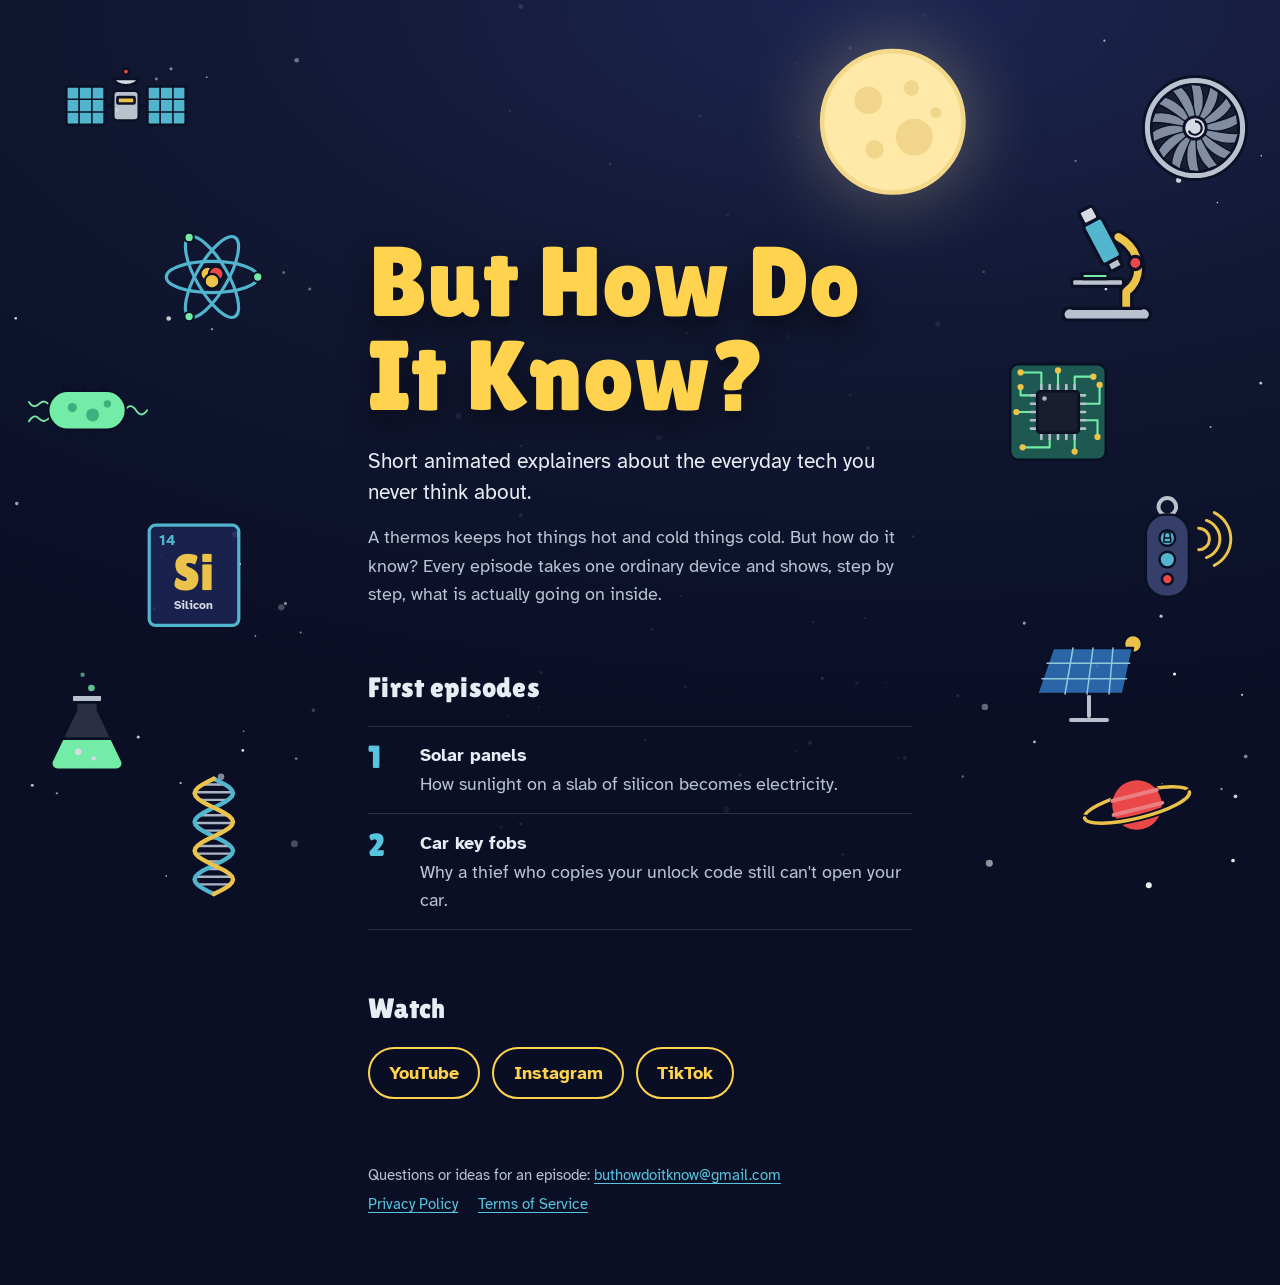
<file: index.html>
<!doctype html>
<html lang="en">
<head>
<meta charset="utf-8">
<meta name="viewport" content="width=device-width, initial-scale=1">
<title>But How Do It Know?</title>
<meta name="description" content="Short animated explainers about the everyday tech you never think about.">
<meta name="theme-color" content="#121833">
<link rel="preconnect" href="https://fonts.googleapis.com">
<link rel="preconnect" href="https://fonts.gstatic.com" crossorigin>
<link rel="stylesheet" href="https://fonts.googleapis.com/css2?family=Atkinson+Hyperlegible:wght@400;700&family=Lilita+One&display=swap">
<link rel="stylesheet" href="style.css">
</head>
<body>

<div class="sky" aria-hidden="true">
  <svg class="stars" id="stars"></svg>

  <svg class="moon" viewBox="0 0 100 100">
    <circle cx="50" cy="50" r="46" fill="#FFE9A8"/>
    <circle cx="50" cy="50" r="46" fill="none" stroke="#F3D88A" stroke-width="3"/>
    <circle cx="34" cy="36" r="9" fill="#F0D58A"/>
    <circle cx="62" cy="28" r="5" fill="#F0D58A"/>
    <circle cx="64" cy="60" r="12" fill="#F0D58A"/>
    <circle cx="38" cy="68" r="6" fill="#F0D58A"/>
    <circle cx="78" cy="44" r="3.5" fill="#F0D58A"/>
  </svg>

  <div class="rail rail-left">
    <!-- satellite -->
    <div class="float m1" style="--x:.35; --y:7%; --w:8rem; --dur:11s; --rot:8deg; --in:.2s">
      <svg viewBox="0 0 120 80"><g stroke="#0B1024" stroke-width="2.5" stroke-linejoin="round" stroke-linecap="round">
        <path d="M40 40h40" fill="none"/>
        <rect x="4" y="22" width="36" height="36" rx="2" fill="#58C4DD"/>
        <path d="M16 22v36M28 22v36M4 34h36M4 46h36" fill="none" stroke-width="1.5"/>
        <rect x="80" y="22" width="36" height="36" rx="2" fill="#58C4DD"/>
        <path d="M92 22v36M104 22v36M80 34h36M80 46h36" fill="none" stroke-width="1.5"/>
        <rect x="48" y="26" width="24" height="28" rx="4" fill="#C9D1DC"/>
        <rect x="52" y="32" width="16" height="6" rx="1" fill="#FFD34E"/>
        <path d="M60 26V15" fill="none"/>
        <path d="M49 15a11 6 0 0 0 22 0Z" fill="#E8ECF3"/>
        <circle cx="60" cy="8" r="3" fill="#FF4D4D"/>
      </g></svg>
    </div>

    <!-- atom -->
    <div class="float m2" style="--x:.8; --y:25%; --w:6.5rem; --dur:9s; --rot:-5deg; --dy:-14px; --in:.5s">
      <svg viewBox="0 0 100 100"><g class="orbit" fill="none" stroke="#58C4DD" stroke-width="3">
        <ellipse cx="50" cy="50" rx="44" ry="15"/>
        <ellipse cx="50" cy="50" rx="44" ry="15" transform="rotate(60 50 50)"/>
        <ellipse cx="50" cy="50" rx="44" ry="15" transform="rotate(120 50 50)"/>
        <circle cx="94" cy="50" r="4.5" fill="#7CFFB2" stroke="#0B1024" stroke-width="2"/>
        <circle cx="28" cy="88.1" r="4.5" fill="#7CFFB2" stroke="#0B1024" stroke-width="2"/>
        <circle cx="28" cy="11.9" r="4.5" fill="#7CFFB2" stroke="#0B1024" stroke-width="2"/>
      </g>
      <g stroke="#0B1024" stroke-width="2">
        <circle cx="46" cy="47" r="7" fill="#FFD34E"/><circle cx="54" cy="47" r="7" fill="#FF4D4D"/>
        <circle cx="50" cy="54" r="7" fill="#FFD34E"/>
      </g></svg>
    </div>

    <!-- bacterium -->
    <div class="float extra" style="--x:.15; --y:42%; --w:7.5rem; --dur:13s; --rot:12deg; --dx:10px; --in:.8s">
      <svg viewBox="0 0 130 70"><g stroke="#0B1024" stroke-width="2.5" stroke-linecap="round" stroke-linejoin="round">
        <path d="M105 35q6-9 12 0t12 0M24 30q-6-8-12-2t-11-2M24 42q-6 8-12 2t-11 3" fill="none" stroke="#7CFFB2" stroke-width="2"/>
        <rect x="22" y="14" width="84" height="42" rx="21" fill="#7CFFB2"/>
        <path d="M40 14l-3-7M60 14v-8M80 14l3-7M44 56l-3 7M68 56v7M88 56l3 6" fill="none" stroke-width="2"/>
        <circle cx="48" cy="32" r="5" fill="#3FBF85" stroke="none"/>
        <circle cx="70" cy="40" r="7" fill="#3FBF85" stroke="none"/>
        <circle cx="86" cy="28" r="4" fill="#3FBF85" stroke="none"/>
      </g></svg>
    </div>

    <!-- periodic tile: silicon, the stuff in solar cells and chips -->
    <div class="float" style="--x:.7; --y:58%; --w:6rem; --dur:10s; --rot:-7deg; --in:1.1s">
      <svg viewBox="0 0 90 100"><g>
        <rect x="3" y="3" width="84" height="94" rx="6" fill="#1B2450" stroke="#58C4DD" stroke-width="3"/>
        <text x="12" y="22" fill="#58C4DD" style="font:700 14px var(--body)">14</text>
        <text x="45" y="64" text-anchor="middle" fill="#FFD34E" style="font:48px var(--display)">Si</text>
        <text x="45" y="82" text-anchor="middle" fill="#E8ECF3" style="font:700 11px var(--body)">Silicon</text>
      </g></svg>
    </div>

    <!-- flask -->
    <div class="float extra" style="--x:.2; --y:74%; --w:5.5rem; --dur:12s; --rot:6deg; --in:1.4s">
      <svg viewBox="0 0 80 100"><g stroke="#0B1024" stroke-width="2.5" stroke-linejoin="round">
        <circle cx="44" cy="20" r="3" fill="#7CFFB2" stroke="none" opacity=".8"/>
        <circle cx="36" cy="8" r="2" fill="#7CFFB2" stroke="none" opacity=".6"/>
        <path d="M30 32h20v8l22 46a6 6 0 0 1-5.5 8.5H13.5A6 6 0 0 1 8 86l22-46Z" fill="rgba(232,236,243,.16)"/>
        <path d="M17.6 66h44.8l9.6 20a6 6 0 0 1-5.5 8.5H13.5A6 6 0 0 1 8 86Z" fill="#7CFFB2"/>
        <rect x="26" y="26" width="28" height="7" rx="2" fill="#C9D1DC"/>
        <circle cx="32" cy="78" r="3" fill="#E8ECF3" stroke="none"/><circle cx="46" cy="84" r="2" fill="#E8ECF3" stroke="none"/>
      </g></svg>
    </div>

    <!-- DNA -->
    <div class="float" style="--x:.75; --y:86%; --w:3.6rem; --dur:14s; --rot:10deg; --in:1.7s">
      <svg viewBox="0 0 60 130"><g fill="none" stroke-linecap="round">
        <path d="M41.8 11H18.2 M49.9 19H10.1 M44.9 27H15.1 M15.1 43H44.9 M10.1 51H49.9 M18.2 59H41.8 M34.2 67H25.8 M47.3 75H12.7 M49 83H11 M38.1 91H21.9 M21.9 99H38.1 M11 107H49 M12.7 115H47.3" stroke="#B9C3D3" stroke-width="2.5"/>
        <path d="M30.0 5 36.2 8 41.8 11 46.2 14 49.0 17 50.0 20 49.0 23 46.2 26 41.8 29 36.2 32 30.0 35 23.8 38 18.2 41 13.8 44 11.0 47 10.0 50 11.0 53 13.8 56 18.2 59 23.8 62 30.0 65 36.2 68 41.8 71 46.2 74 49.0 77 50.0 80 49.0 83 46.2 86 41.8 89 36.2 92 30.0 95 23.8 98 18.2 101 13.8 104 11.0 107 10.0 110 11.0 113 13.8 116 18.2 119 23.8 122 30.0 125" stroke="#58C4DD" stroke-width="4.5"/>
        <path d="M30.0 5 23.8 8 18.2 11 13.8 14 11.0 17 10.0 20 11.0 23 13.8 26 18.2 29 23.8 32 30.0 35 36.2 38 41.8 41 46.2 44 49.0 47 50.0 50 49.0 53 46.2 56 41.8 59 36.2 62 30.0 65 23.8 68 18.2 71 13.8 74 11.0 77 10.0 80 11.0 83 13.8 86 18.2 89 23.8 92 30.0 95 36.2 98 41.8 101 46.2 104 49.0 107 50.0 110 49.0 113 46.2 116 41.8 119 36.2 122 30.0 125" stroke="#FFD34E" stroke-width="4.5"/>
      </g></svg>
    </div>
  </div>

  <div class="rail rail-right">
    <!-- microscope -->
    <div class="float" style="--x:.6; --y:22%; --w:6.5rem; --dur:10s; --rot:-6deg; --in:.35s">
      <svg viewBox="0 0 80 100"><g stroke="#0B1024" stroke-width="2.5" stroke-linejoin="round" stroke-linecap="round">
        <path d="M54 86V72C68 62 66 40 48 30" fill="none" stroke-width="11"/>
        <path d="M54 86V72C68 62 66 40 48 30" fill="none" stroke="#FFD34E" stroke-width="6"/>
        <path d="M8 94h62a5 5 0 0 0-5-9H13a5 5 0 0 0-5 9Z" fill="#C9D1DC"/>
        <rect x="12" y="62" width="40" height="6" rx="2" fill="#C9D1DC"/>
        <rect x="20" y="58" width="20" height="4" rx="1" fill="#7CFFB2"/>
        <g transform="rotate(-28 36 34)">
          <rect x="28" y="16" width="16" height="34" rx="3" fill="#58C4DD"/>
          <rect x="30" y="5" width="12" height="11" rx="2" fill="#E8ECF3"/>
          <rect x="31" y="50" width="10" height="7" rx="1.5" fill="#C9D1DC"/>
        </g>
        <circle cx="61" cy="50" r="5" fill="#FF4D4D"/>
      </g></svg>
    </div>

    <!-- jet engine, front view; the fan turns -->
    <div class="float" style="--x:.15; --y:8%; --w:7rem; --dur:12s; --rot:4deg; --dy:-12px; --in:.1s">
      <svg viewBox="0 0 100 100"><g stroke="#0B1024" stroke-width="2.5">
        <circle cx="50" cy="50" r="46" fill="#C9D1DC"/>
        <circle cx="50" cy="50" r="39" fill="#1B2030"/>
        <g class="spin" fill="#8C97AB" stroke-width="1.2"><path transform="rotate(0.0 50 50)" d="M50 50 C57 40 60 24 55 12 L46 11 C50 24 48 38 50 50Z"/><path transform="rotate(25.7 50 50)" d="M50 50 C57 40 60 24 55 12 L46 11 C50 24 48 38 50 50Z"/><path transform="rotate(51.4 50 50)" d="M50 50 C57 40 60 24 55 12 L46 11 C50 24 48 38 50 50Z"/><path transform="rotate(77.1 50 50)" d="M50 50 C57 40 60 24 55 12 L46 11 C50 24 48 38 50 50Z"/><path transform="rotate(102.9 50 50)" d="M50 50 C57 40 60 24 55 12 L46 11 C50 24 48 38 50 50Z"/><path transform="rotate(128.6 50 50)" d="M50 50 C57 40 60 24 55 12 L46 11 C50 24 48 38 50 50Z"/><path transform="rotate(154.3 50 50)" d="M50 50 C57 40 60 24 55 12 L46 11 C50 24 48 38 50 50Z"/><path transform="rotate(180.0 50 50)" d="M50 50 C57 40 60 24 55 12 L46 11 C50 24 48 38 50 50Z"/><path transform="rotate(205.7 50 50)" d="M50 50 C57 40 60 24 55 12 L46 11 C50 24 48 38 50 50Z"/><path transform="rotate(231.4 50 50)" d="M50 50 C57 40 60 24 55 12 L46 11 C50 24 48 38 50 50Z"/><path transform="rotate(257.1 50 50)" d="M50 50 C57 40 60 24 55 12 L46 11 C50 24 48 38 50 50Z"/><path transform="rotate(282.9 50 50)" d="M50 50 C57 40 60 24 55 12 L46 11 C50 24 48 38 50 50Z"/><path transform="rotate(308.6 50 50)" d="M50 50 C57 40 60 24 55 12 L46 11 C50 24 48 38 50 50Z"/><path transform="rotate(334.3 50 50)" d="M50 50 C57 40 60 24 55 12 L46 11 C50 24 48 38 50 50Z"/>
          <circle cx="50" cy="50" r="10" fill="#E8ECF3" stroke-width="2.5"/>
          <path d="M50 44a6 6 0 1 1-5.5 8.4" fill="none" stroke-width="2"/>
        </g>
      </g></svg>
    </div>

    <!-- circuit board -->
    <div class="float extra" style="--x:.85; --y:40%; --w:6.5rem; --dur:11s; --rot:-9deg; --in:.65s">
      <svg viewBox="0 0 100 100"><g stroke-linecap="round" stroke-linejoin="round">
        <rect x="4" y="4" width="92" height="92" rx="8" fill="#1F5F55" stroke="#0B1024" stroke-width="2.5"/>
        <path d="M34 24V12H14M50 24V10M66 24V16h18M76 42h14V24M76 58h12v16M66 76v12M42 76v8H16M24 50H10M24 34H14v-8" fill="none" stroke="#7CFFB2" stroke-width="2"/>
        <g fill="#FFD34E"><circle cx="14" cy="12" r="3"/><circle cx="50" cy="10" r="3"/><circle cx="84" cy="16" r="3"/><circle cx="90" cy="24" r="3"/><circle cx="88" cy="74" r="3"/><circle cx="66" cy="88" r="3"/><circle cx="16" cy="84" r="3"/><circle cx="10" cy="50" r="3"/><circle cx="14" cy="26" r="3"/></g>
        <path d="M34 30V24 M34 70V76 M30 34H24 M70 34H76 M42 30V24 M42 70V76 M30 42H24 M70 42H76 M50 30V24 M50 70V76 M30 50H24 M70 50H76 M58 30V24 M58 70V76 M30 58H24 M70 58H76 M66 30V24 M66 70V76 M30 66H24 M70 66H76" stroke="#C9D1DC" stroke-width="2.5"/>
        <rect x="30" y="30" width="40" height="40" rx="3" fill="#1B2030" stroke="#0B1024" stroke-width="2.5"/>
        <circle cx="37" cy="37" r="2.2" fill="#B9C3D3"/>
      </g></svg>
    </div>

    <!-- car key fob: episode 2 -->
    <div class="float" style="--x:.25; --y:55%; --w:5.5rem; --dur:9.5s; --rot:7deg; --in:.95s">
      <svg viewBox="0 0 90 110"><g stroke="#0B1024" stroke-width="2.5" stroke-linecap="round" stroke-linejoin="round">
        <path d="M62 34a10 10 0 0 1 0 22M70 26a20 20 0 0 1 0 38M78 18a30 30 0 0 1 0 54" fill="none" stroke="#FFD34E" stroke-width="3"/>
        <circle cx="30" cy="12" r="9" fill="none" stroke="#C9D1DC" stroke-width="4"/>
        <rect x="8" y="20" width="44" height="84" rx="20" fill="#3A4470"/>
        <circle cx="30" cy="44" r="8" fill="#58C4DD"/>
        <circle cx="30" cy="66" r="8" fill="#58C4DD"/>
        <circle cx="30" cy="86" r="5.5" fill="#FF4D4D"/>
        <path d="M27 44v-3a3 3 0 0 1 6 0v3M26.5 44h7v4h-7Z" fill="none" stroke-width="1.6"/>
      </g></svg>
    </div>

    <!-- solar panel: episode 1 -->
    <div class="float extra" style="--x:.7; --y:70%; --w:7.5rem; --dur:13s; --rot:-4deg; --in:1.25s">
      <svg viewBox="0 0 120 95"><g stroke="#0B1024" stroke-width="2.5" stroke-linejoin="round" stroke-linecap="round">
        <circle cx="102" cy="14" r="9" fill="#FFD34E"/>
        <path d="M58 62v24M40 90h36" fill="none" stroke="#C9D1DC" stroke-width="4"/>
        <path d="M22 18h80l-10 46H6Z" fill="#2E6DB4"/>
        <path d="M42 18l-8 46M62 18l-6 46M82 18l-4 46M16 33.3h82.7M11 48.7h84.5" fill="none" stroke="#9FD9EA" stroke-width="1.5"/>
      </g></svg>
    </div>

    <!-- ringed planet -->
    <div class="float m3" style="--x:.45; --y:85%; --w:7.5rem; --dur:15s; --rot:5deg; --in:1.55s">
      <svg viewBox="0 0 120 80"><g transform="rotate(-14 60 40)" fill="none" stroke-linecap="round">
        <ellipse cx="60" cy="40" rx="54" ry="13" stroke="#0B1024" stroke-width="7"/>
        <ellipse cx="60" cy="40" rx="54" ry="13" stroke="#FFD34E" stroke-width="3.5"/>
        <circle cx="60" cy="40" r="26" fill="#FF4D4D" stroke="#0B1024" stroke-width="2.5"/>
        <path d="M37 30h46M35 44h50" stroke="#FF8A8A" stroke-width="4"/>
        <path d="M6 40A54 13 0 0 0 114 40" stroke="#0B1024" stroke-width="7"/>
        <path d="M6 40A54 13 0 0 0 114 40" stroke="#FFD34E" stroke-width="3.5"/>
      </g></svg>
    </div>
  </div>
</div>

<main>
  <h1 class="wordmark">But How Do It Know?</h1>
  <p class="lede">Short animated explainers about the everyday tech you never think about.</p>
  <p class="joke">A thermos keeps hot things hot and cold things cold. But how do it know? Every episode takes one
  ordinary device and shows, step by step, what is actually going on inside.</p>

  <h2>First episodes</h2>
  <ol class="episodes">
    <li><strong>Solar panels</strong> <span>How sunlight on a slab of silicon becomes electricity.</span></li>
    <li><strong>Car key fobs</strong> <span>Why a thief who copies your unlock code still can't open your car.</span></li>
  </ol>

  <h2>Watch</h2>
  <ul class="follow">
    <li><a href="https://www.youtube.com/@buthowdoitknowtv">YouTube</a></li>
    <li><a href="https://www.instagram.com/buthowdoitknow">Instagram</a></li>
    <li><a href="https://www.tiktok.com/@buthowdoitknow">TikTok</a></li>
  </ul>

  <footer>
    <p>Questions or ideas for an episode: <a href="mailto:buthowdoitknow@gmail.com">buthowdoitknow@gmail.com</a></p>
    <p class="legal"><a href="privacy.html">Privacy Policy</a><a href="terms.html">Terms of Service</a></p>
  </footer>
</main>

<script src="stars.js"></script>
</body>
</html>
</file>
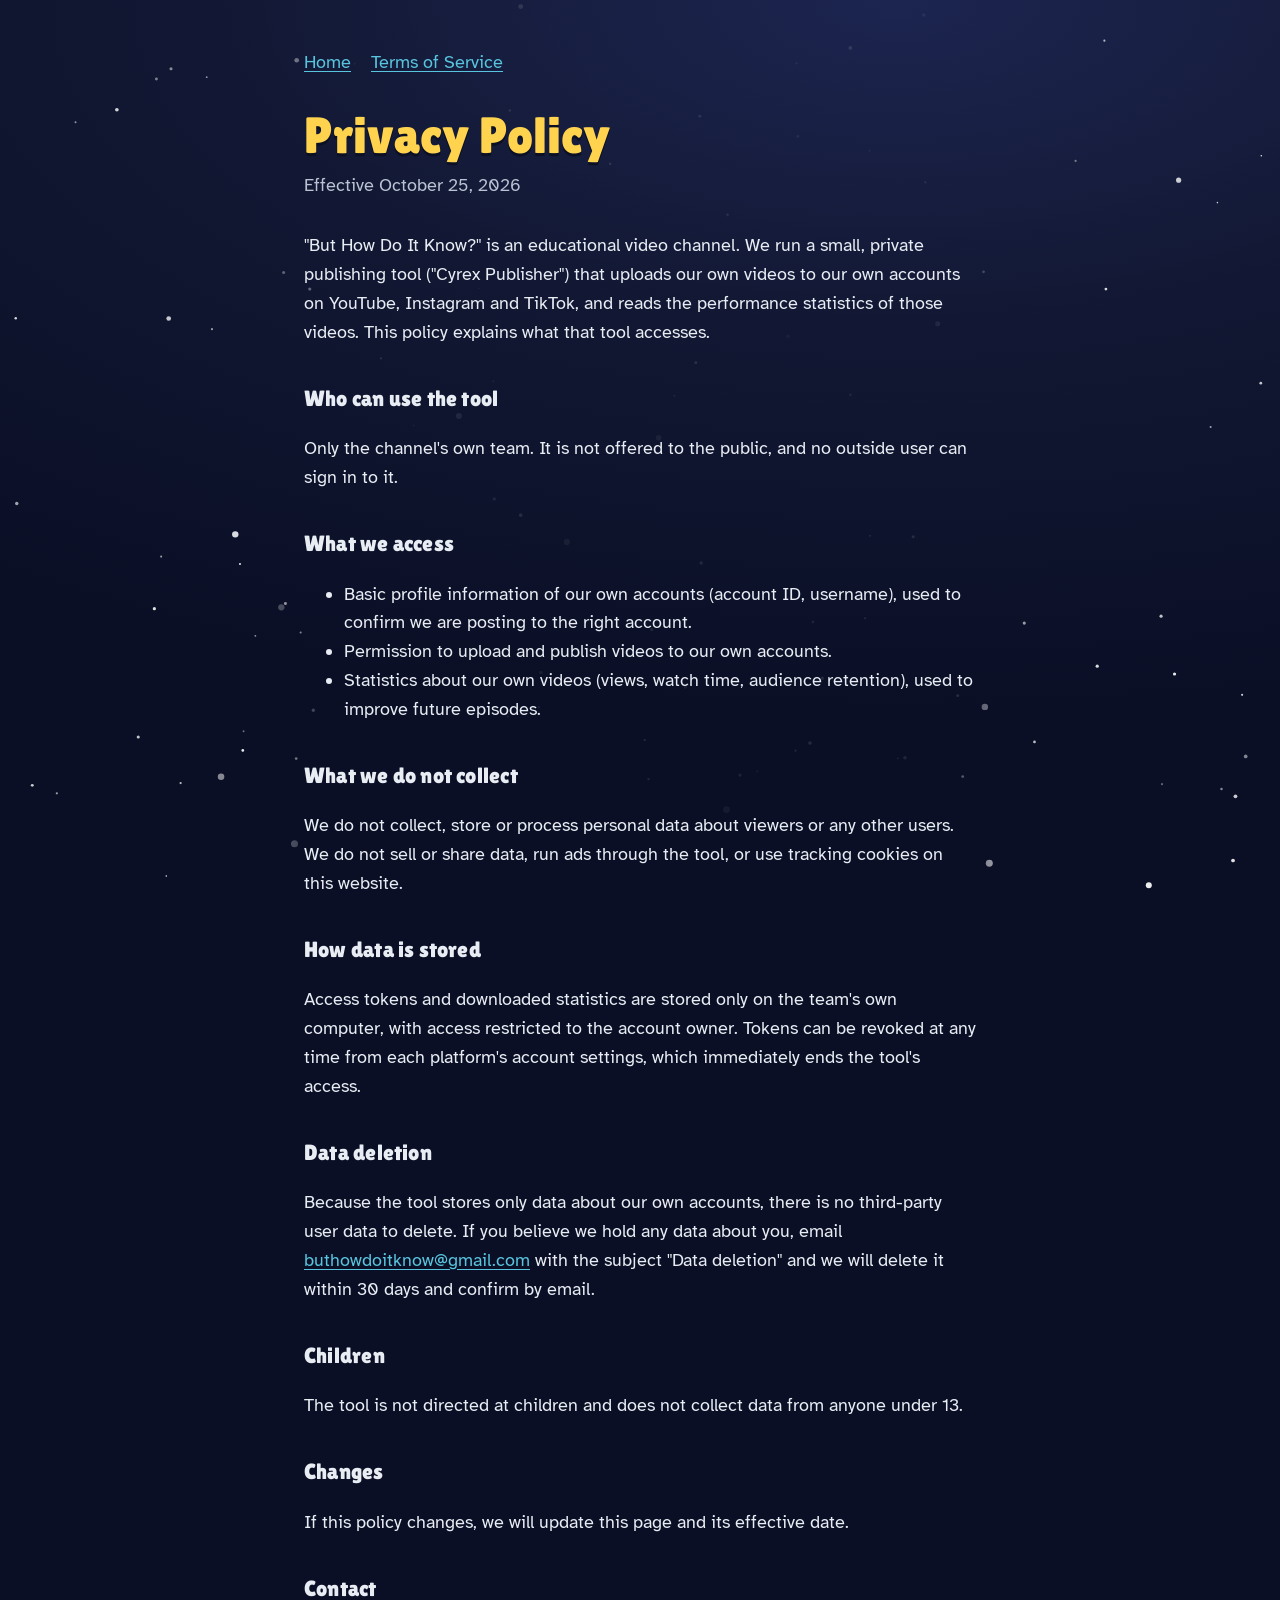
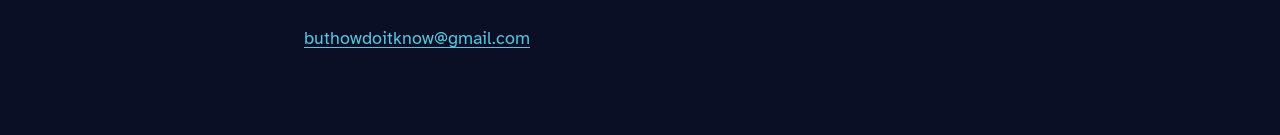
<file: privacy.html>
<!doctype html>
<html lang="en">
<head>
<meta charset="utf-8">
<meta name="viewport" content="width=device-width, initial-scale=1">
<title>Privacy Policy · But How Do It Know?</title>
<meta name="theme-color" content="#121833">
<link rel="preconnect" href="https://fonts.googleapis.com">
<link rel="preconnect" href="https://fonts.gstatic.com" crossorigin>
<link rel="stylesheet" href="https://fonts.googleapis.com/css2?family=Atkinson+Hyperlegible:wght@400;700&family=Lilita+One&display=swap">
<link rel="stylesheet" href="style.css">
</head>
<body class="doc">
<div class="sky" aria-hidden="true"><svg class="stars" id="stars"></svg></div>
<main>
  <nav><a href="index.html">Home</a><a href="terms.html">Terms of Service</a></nav>
  <h1>Privacy Policy</h1>
  <p class="updated">Effective October 25, 2026</p>

  <p>"But How Do It Know?" is an educational video channel. We run a small, private publishing tool
  ("Cyrex Publisher") that uploads our own videos to our own accounts on YouTube, Instagram and TikTok, and reads
  the performance statistics of those videos. This policy explains what that tool accesses.</p>

  <h2>Who can use the tool</h2>
  <p>Only the channel's own team. It is not offered to the public, and no outside user can sign in to it.</p>

  <h2>What we access</h2>
  <ul>
    <li>Basic profile information of our own accounts (account ID, username), used to confirm we are posting to the right account.</li>
    <li>Permission to upload and publish videos to our own accounts.</li>
    <li>Statistics about our own videos (views, watch time, audience retention), used to improve future episodes.</li>
  </ul>

  <h2>What we do not collect</h2>
  <p>We do not collect, store or process personal data about viewers or any other users. We do not sell or share
  data, run ads through the tool, or use tracking cookies on this website.</p>

  <h2>How data is stored</h2>
  <p>Access tokens and downloaded statistics are stored only on the team's own computer, with access restricted to
  the account owner. Tokens can be revoked at any time from each platform's account settings, which immediately
  ends the tool's access.</p>

  <h2 id="data-deletion">Data deletion</h2>
  <p>Because the tool stores only data about our own accounts, there is no third-party user data to delete. If you
  believe we hold any data about you, email
  <a href="mailto:buthowdoitknow@gmail.com">buthowdoitknow@gmail.com</a> with the subject "Data deletion" and we
  will delete it within 30 days and confirm by email.</p>

  <h2>Children</h2>
  <p>The tool is not directed at children and does not collect data from anyone under 13.</p>

  <h2>Changes</h2>
  <p>If this policy changes, we will update this page and its effective date.</p>

  <h2>Contact</h2>
  <p><a href="mailto:buthowdoitknow@gmail.com">buthowdoitknow@gmail.com</a></p>
</main>
<script src="stars.js"></script>
</body>
</html>
</file>
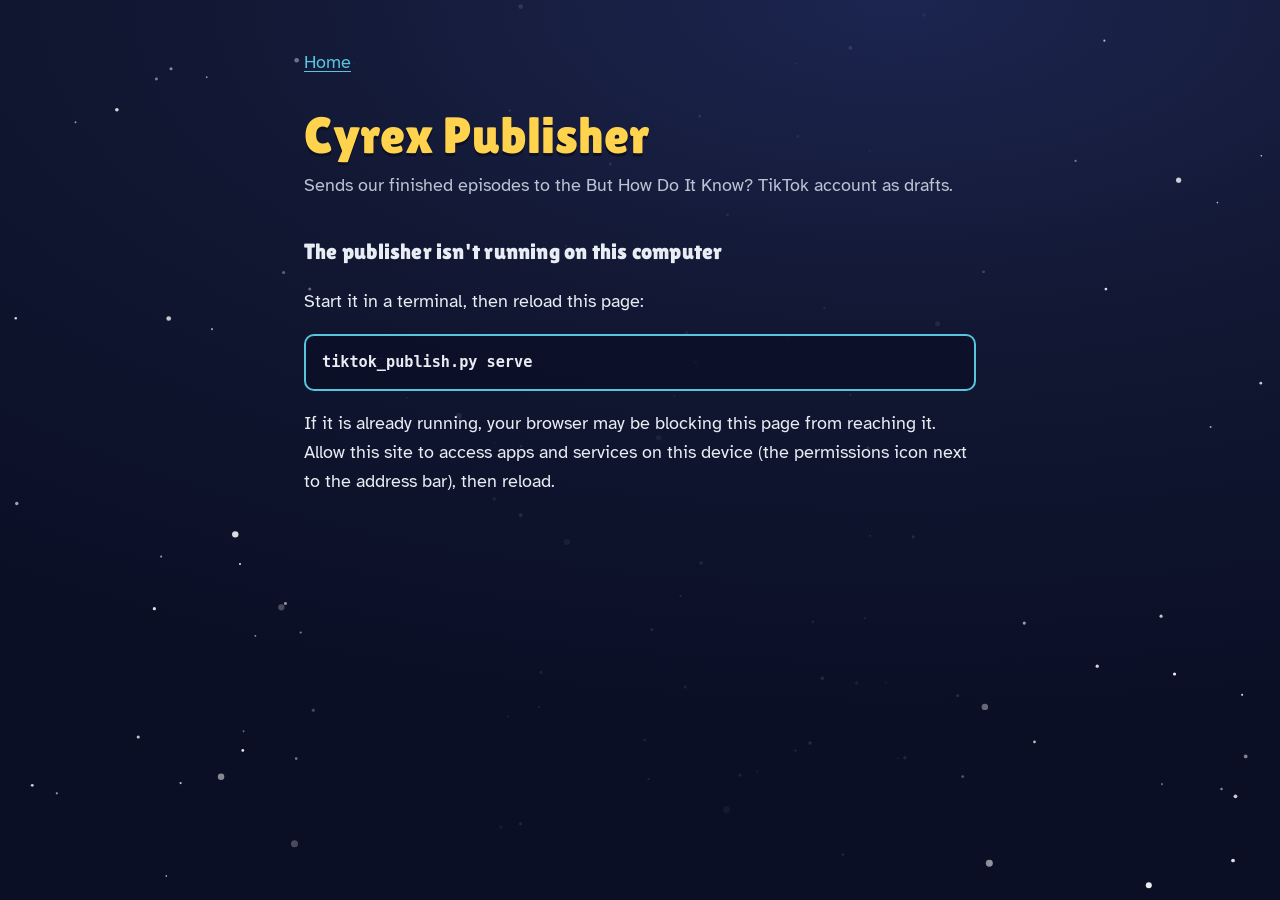
<file: publisher.html>
<!doctype html>
<html lang="en">
<head>
<meta charset="utf-8">
<meta name="viewport" content="width=device-width, initial-scale=1">
<meta name="robots" content="noindex">
<title>Cyrex Publisher · But How Do It Know?</title>
<link rel="preconnect" href="https://fonts.googleapis.com">
<link rel="preconnect" href="https://fonts.gstatic.com" crossorigin>
<link rel="stylesheet" href="https://fonts.googleapis.com/css2?family=Atkinson+Hyperlegible:wght@400;700&family=Lilita+One&display=swap">
<link rel="stylesheet" href="style.css">
<link rel="stylesheet" href="publisher.css">
</head>
<body class="doc">
<div class="sky" aria-hidden="true"><svg class="stars" id="stars"></svg></div>
<main>
  <nav><a href="index.html">Home</a></nav>
  <h1>Cyrex Publisher</h1>
  <p class="updated">Sends our finished episodes to the But How Do It Know? TikTok account as drafts.</p>

  <section id="offline" hidden>
    <h2>The publisher isn't running on this computer</h2>
    <p>Start it in a terminal, then reload this page:</p>
    <pre class="code">tiktok_publish.py serve</pre>
    <p>If it is already running, your browser may be blocking this page from reaching it. Allow this site to
    access apps and services on this device (the permissions icon next to the address bar), then reload.</p>
  </section>

  <section id="connect" hidden>
    <h2>Connect your TikTok account</h2>
    <p>You'll sign in on TikTok and approve two permissions: reading your profile name and picture, and uploading
    videos to your drafts. Nothing is ever posted without you.</p>
    <button type="button" class="btn" id="connect-btn">Connect TikTok</button>
  </section>

  <section id="ready" hidden>
    <div class="account">
      <img id="avatar" alt="" width="56" height="56">
      <div><span class="muted">Connected as</span><br><strong id="name"></strong></div>
    </div>

    <h2>Choose an episode</h2>
    <p id="empty" class="muted" hidden>No videos in the outbox yet.</p>
    <ul id="videos" class="videos"></ul>
    <button type="button" class="btn" id="upload-btn" disabled>Upload as draft</button>

    <div id="progress" hidden>
      <div class="bar"><div id="fill"></div></div>
      <p id="progress-text" class="muted"></p>
    </div>
    <p id="done" class="done" hidden>Draft sent. Open TikTok on your phone and tap the notification (or go to Inbox) to
    add a caption and post it.</p>
    <p id="error" class="error" hidden></p>
  </section>
</main>
<script src="stars.js"></script>
<script>
  var HELPER = 'http://127.0.0.1:8765';
  var REDIRECT = 'https://buthowdoitknow.github.io/tiktok-callback.html';
  var $ = function (id) { return document.getElementById(id); };
  var chosen = null;

  function show(id) { ['offline', 'connect', 'ready'].forEach(function (s) { $(s).hidden = s !== id; }); }

  function api(path, body) {
    // the helper is on this computer (loopback), so browsers ask before the page may reach it
    var opts = {targetAddressSpace: 'loopback'};
    if (body) { opts.method = 'POST'; opts.headers = {'Content-Type': 'application/json'}; opts.body = JSON.stringify(body); }
    return fetch(HELPER + path, opts)
      .then(function (r) { return r.json(); });
  }

  function load() {
    api('/status').then(function (s) {
      if (!s.user) {
        show('connect');
        $('connect-btn').onclick = function () {
          var state = crypto.getRandomValues(new Uint32Array(4)).join('-');
          sessionStorage.setItem('tt_state', state);
          location.href = 'https://www.tiktok.com/v2/auth/authorize/?' + new URLSearchParams({
            client_key: s.client_key, scope: 'user.info.basic,video.upload', response_type: 'code',
            redirect_uri: REDIRECT, state: state});
        };
        return;
      }
      show('ready');
      $('name').textContent = s.user.display_name;
      $('avatar').src = s.user.avatar_url;
      $('empty').hidden = s.videos.length > 0;
      $('videos').innerHTML = '';
      s.videos.forEach(function (v) {
        var li = document.createElement('li');
        li.innerHTML = '<label><input type="radio" name="video"> <span></span></label>';
        li.querySelector('span').textContent = v;
        li.querySelector('input').onchange = function () { chosen = v; $('upload-btn').disabled = false; };
        $('videos').appendChild(li);
      });
    }).catch(function () { show('offline'); });
  }

  $('upload-btn').onclick = function () {
    $('upload-btn').disabled = true;
    $('done').hidden = $('error').hidden = true;
    $('progress').hidden = false;
    api('/upload', {video: chosen}).then(function (r) {
      if (r.error) throw new Error(r.error);
      poll();
    }).catch(fail);
  };

  function poll() {
    api('/progress').then(function (p) {
      $('fill').style.width = (p.pct || 0) + '%';
      $('progress-text').textContent = p.state === 'uploading' ? 'Uploading ' + (p.pct || 0) + '%'
        : p.state === 'processing' ? 'TikTok is processing the video'
        : p.state === 'done' ? 'Uploaded' : '';
      if (p.state === 'done') { $('done').hidden = false; return; }
      if (p.state === 'error') return fail(new Error(p.error));
      setTimeout(poll, 800);
    }).catch(fail);
  }

  function fail(e) {
    $('error').hidden = false;
    $('error').textContent = 'Upload failed: ' + e.message + '. Pick the video and try again.';
    $('upload-btn').disabled = false;
  }

  load();
</script>
</body>
</html>
</file>
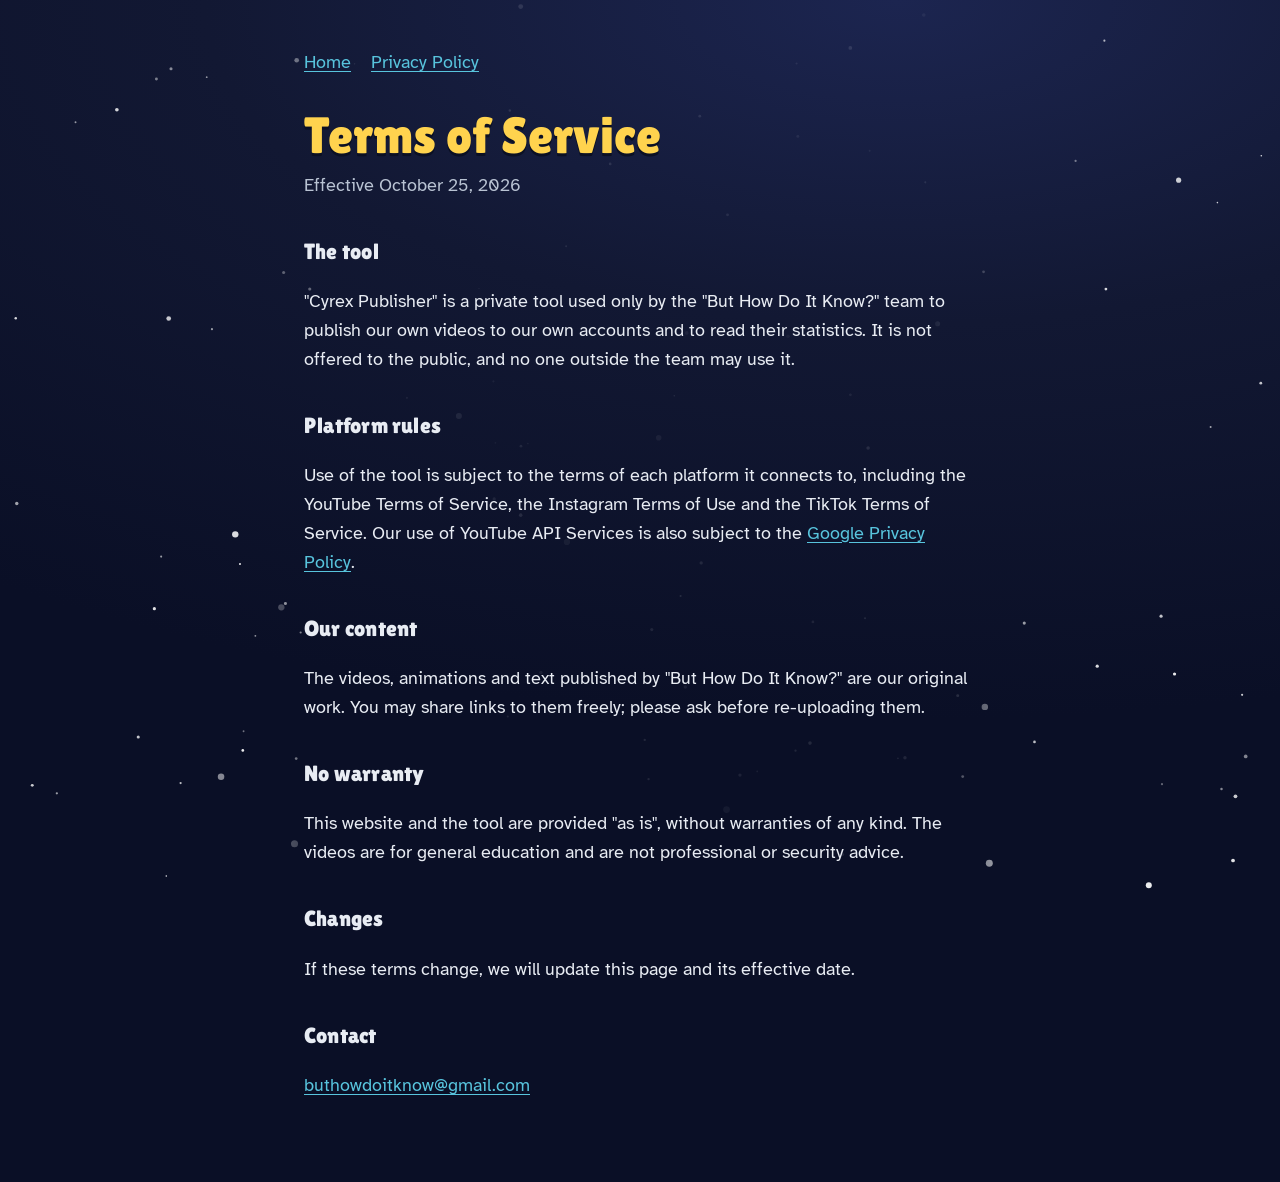
<file: terms.html>
<!doctype html>
<html lang="en">
<head>
<meta charset="utf-8">
<meta name="viewport" content="width=device-width, initial-scale=1">
<title>Terms of Service · But How Do It Know?</title>
<meta name="theme-color" content="#121833">
<link rel="preconnect" href="https://fonts.googleapis.com">
<link rel="preconnect" href="https://fonts.gstatic.com" crossorigin>
<link rel="stylesheet" href="https://fonts.googleapis.com/css2?family=Atkinson+Hyperlegible:wght@400;700&family=Lilita+One&display=swap">
<link rel="stylesheet" href="style.css">
</head>
<body class="doc">
<div class="sky" aria-hidden="true"><svg class="stars" id="stars"></svg></div>
<main>
  <nav><a href="index.html">Home</a><a href="privacy.html">Privacy Policy</a></nav>
  <h1>Terms of Service</h1>
  <p class="updated">Effective October 25, 2026</p>

  <h2>The tool</h2>
  <p>"Cyrex Publisher" is a private tool used only by the "But How Do It Know?" team to publish our own videos to
  our own accounts and to read their statistics. It is not offered to the public, and no one outside the team may
  use it.</p>

  <h2>Platform rules</h2>
  <p>Use of the tool is subject to the terms of each platform it connects to, including the YouTube Terms of
  Service, the Instagram Terms of Use and the TikTok Terms of Service. Our use of YouTube API Services is also
  subject to the <a href="https://policies.google.com/privacy">Google Privacy Policy</a>.</p>

  <h2>Our content</h2>
  <p>The videos, animations and text published by "But How Do It Know?" are our original work. You may share links
  to them freely; please ask before re-uploading them.</p>

  <h2>No warranty</h2>
  <p>This website and the tool are provided "as is", without warranties of any kind. The videos are for general
  education and are not professional or security advice.</p>

  <h2>Changes</h2>
  <p>If these terms change, we will update this page and its effective date.</p>

  <h2>Contact</h2>
  <p><a href="mailto:buthowdoitknow@gmail.com">buthowdoitknow@gmail.com</a></p>
</main>
<script src="stars.js"></script>
</body>
</html>
</file>
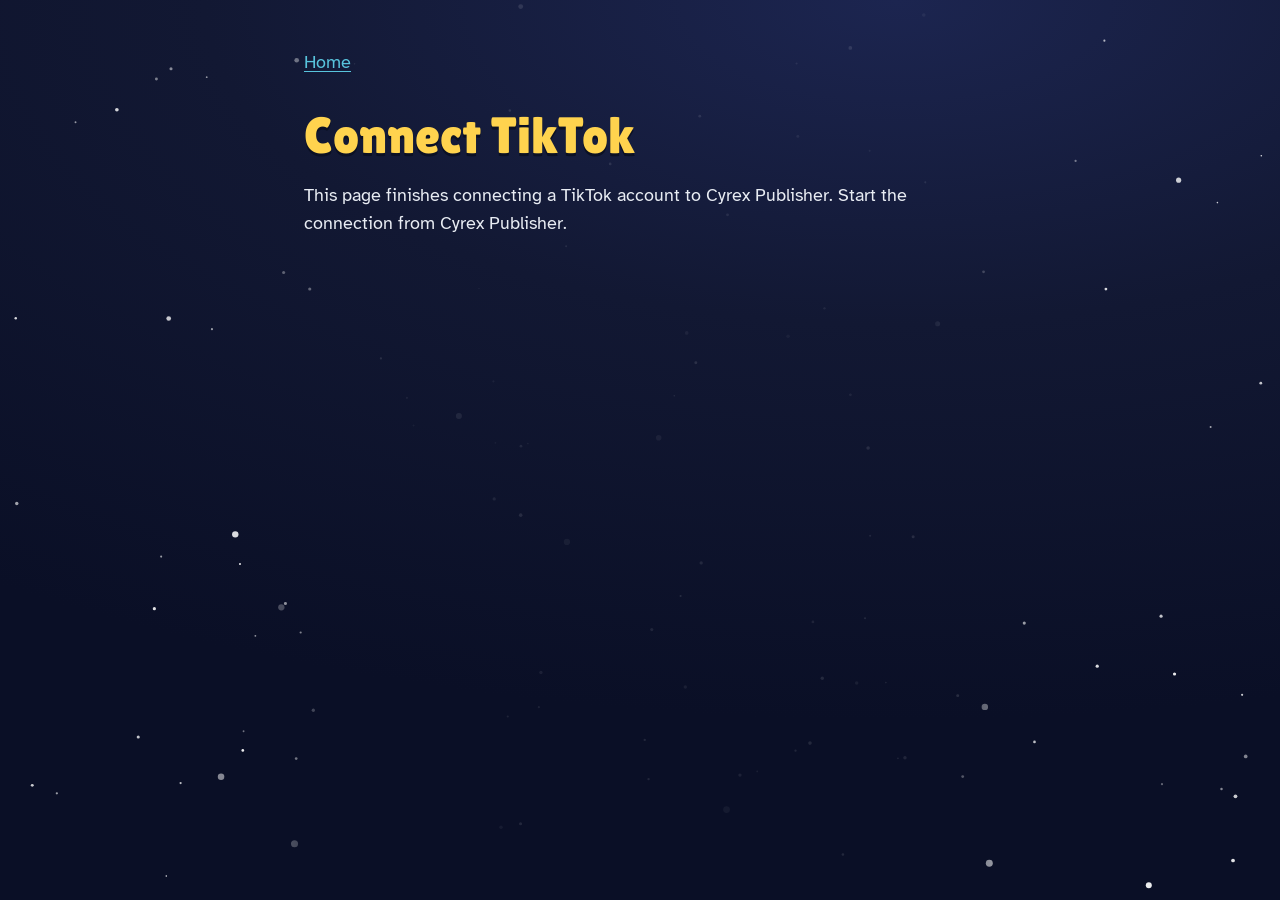
<file: tiktok-callback.html>
<!doctype html>
<html lang="en">
<head>
<meta charset="utf-8">
<meta name="viewport" content="width=device-width, initial-scale=1">
<meta name="robots" content="noindex">
<title>Connect TikTok · But How Do It Know?</title>
<link rel="preconnect" href="https://fonts.googleapis.com">
<link rel="preconnect" href="https://fonts.gstatic.com" crossorigin>
<link rel="stylesheet" href="https://fonts.googleapis.com/css2?family=Atkinson+Hyperlegible:wght@400;700&family=Lilita+One&display=swap">
<link rel="stylesheet" href="style.css">
<style>
  .code { font: 700 1rem/1.4 ui-monospace, monospace; word-break: break-all; background: rgba(10, 15, 38, .7);
          border: 2px solid var(--cyan); border-radius: 10px; padding: 1rem; margin: 1rem 0; }
  button { font: 700 1rem var(--body); padding: .6rem 1.2rem; border: 2px solid var(--gold); border-radius: 999px;
           background: transparent; color: var(--gold); cursor: pointer; }
  button:hover { background: var(--gold); color: var(--ink); }
</style>
</head>
<body class="doc">
<div class="sky" aria-hidden="true"><svg class="stars" id="stars"></svg></div>
<main>
  <nav><a href="index.html">Home</a></nav>
  <h1>Connect TikTok</h1>
  <!-- The code only goes to the publisher helper on the team's own computer (127.0.0.1); if that isn't running, it is shown here to copy. -->
  <div id="ok" hidden>
    <p>TikTok approved the connection. Copy this one-time code into Cyrex Publisher. It expires in a few minutes.</p>
    <div class="code" id="code"></div>
    <button type="button" id="copy">Copy code</button>
  </div>
  <p id="err" hidden></p>
  <p id="none" hidden>This page finishes connecting a TikTok account to Cyrex Publisher. Start the connection from Cyrex Publisher.</p>
</main>
<script src="stars.js"></script>
<script>
  var q = new URLSearchParams(location.search);
  function showCode() {
    document.getElementById('ok').hidden = false;
    document.getElementById('code').textContent = q.get('code');
    document.getElementById('copy').onclick = function () {
      navigator.clipboard.writeText(q.get('code')).then(function () { document.getElementById('copy').textContent = 'Copied'; });
    };
  }
  if (q.get('code')) {
    var expected = sessionStorage.getItem('tt_state');
    if (expected && expected !== q.get('state')) {
      var e = document.getElementById('err');
      e.hidden = false;
      e.textContent = 'This sign-in did not start from Cyrex Publisher, so it was ignored. Start again from the publisher page.';
    } else {
      fetch('http://127.0.0.1:8765/exchange', {targetAddressSpace: 'loopback', method: 'POST', headers: {'Content-Type': 'application/json'},
                                              body: JSON.stringify({code: q.get('code')})})
        .then(function (r) { return r.json(); })
        .then(function (r) {
          if (r.error) throw new Error(r.error);
          sessionStorage.removeItem('tt_state');
          location.replace('publisher.html');
        })
        .catch(showCode);
    }
  } else if (q.get('error')) {
    var e = document.getElementById('err');
    e.hidden = false;
    e.textContent = 'TikTok did not connect: ' + (q.get('error_description') || q.get('error')) + '. Start the connection again from Cyrex Publisher.';
  } else {
    document.getElementById('none').hidden = false;
  }
</script>
</body>
</html>
</file>
<file: style.css>
/* But How Do It Know? — night sky, gold wordmark, floating science line-art.
   Palette is the reel palette (cyrex rig): night navy, gold catchphrase, signal cyan, mint. */
:root {
  --night: #121833;
  --night-deep: #0A0F26;
  --ink: #0B1024;        /* outline colour for the art and the wordmark's drop */
  --moonlight: #E8ECF3;
  --muted: #B9C3D3;
  --gold: #FFD34E;
  --moon: #FFE9A8;
  --cyan: #58C4DD;
  --mint: #7CFFB2;
  --measure: 34rem;
  --display: "Lilita One", "Arial Rounded MT Bold", system-ui, sans-serif;
  --body: "Atkinson Hyperlegible", system-ui, -apple-system, "Segoe UI", sans-serif;
}

* { box-sizing: border-box; }

html { background: var(--night-deep); }

body {
  margin: 0;
  min-height: 100vh;
  background: radial-gradient(120% 80% at 70% 0%, #1C2550 0%, var(--night) 45%, var(--night-deep) 100%) fixed;
  color: var(--moonlight);
  font: 1.125rem/1.6 var(--body);
  overflow-x: hidden;
}

a { color: var(--cyan); text-underline-offset: 0.18em; }
a:hover { color: var(--moonlight); }
:focus-visible { outline: 3px solid var(--gold); outline-offset: 3px; border-radius: 4px; }

/* ---------- sky layer (fixed behind everything) ---------- */
.sky {
  position: fixed;
  inset: 0;
  z-index: 0;
  pointer-events: none;
  overflow: hidden;
}
.stars { position: absolute; inset: 0; width: 100%; height: 100%; }
/* thin the stars behind the text column so no dot lands inside a word */
.stars {
  --clear: linear-gradient(90deg, #000 0, #000 calc(50% - 25rem), rgba(0, 0, 0, .12) calc(50% - 18rem),
           rgba(0, 0, 0, .12) calc(50% + 18rem), #000 calc(50% + 25rem));
  -webkit-mask-image: var(--clear);
  mask-image: var(--clear);
}
.stars circle { fill: #fff; }
.stars .tw { animation: twinkle var(--t, 4s) ease-in-out var(--d, 0s) infinite; }
@keyframes twinkle { 0%, 100% { opacity: var(--o, 0.8); } 50% { opacity: 0.15; } }

.moon {
  position: absolute;
  top: 5vh;
  left: calc(50% + 11rem);
  width: clamp(7rem, 12vw, 10rem);
  filter: drop-shadow(0 0 2.5rem rgba(255, 233, 168, 0.35));
}

/* floating science objects, kept in the side rails */
.float {
  position: absolute;
  width: var(--w, 6.5rem);
  top: var(--y);
  opacity: 0;
  animation:
    arrive 1.6s cubic-bezier(.2, .7, .2, 1) var(--in, 0s) forwards,
    bob var(--dur, 9s) ease-in-out var(--in, 0s) infinite;
}
.rail { position: absolute; top: 0; bottom: 0; width: max(3.5rem, calc(50% - 21rem)); }
.rail-left { left: 0; }
.rail-right { right: 0; }
/* --x runs 0..1 across the rail, so an object never pokes into the text column */
.rail-left .float { left: calc(var(--x) * (100% - var(--w))); }
.rail-right .float { right: calc(var(--x) * (100% - var(--w))); }
.float svg { display: block; width: 100%; height: auto; overflow: visible; }

@keyframes arrive { from { opacity: 0; } to { opacity: var(--op, 0.92); } }
@keyframes bob {
  0%, 100% { transform: translate(0, 0) rotate(calc(var(--rot, 6deg) * -1)); }
  50%      { transform: translate(var(--dx, 6px), var(--dy, -18px)) rotate(var(--rot, 6deg)); }
}
.spin { transform-box: fill-box; transform-origin: center; animation: spin 14s linear infinite; }
@keyframes spin { to { transform: rotate(360deg); } }
.orbit { transform-box: view-box; transform-origin: 50px 50px; animation: spin 10s linear infinite; }

/* ---------- content ---------- */
main {
  position: relative;
  z-index: 1;
  max-width: calc(var(--measure) + 2rem);
  margin: 0 auto;
  padding: 26vh 1rem 4rem;
}

.wordmark {
  font-family: var(--display);
  font-weight: 400;
  font-size: clamp(3.4rem, 11vw, 6.2rem);
  line-height: 0.95;
  letter-spacing: 0.005em;
  color: var(--gold);
  text-shadow: 0 0.06em 0 var(--ink), 0 0.14em 0.3em rgba(0, 0, 0, 0.45);
  margin: 0 0 1.5rem;
}

.lede { font-size: 1.3rem; line-height: 1.45; margin: 0 0 1rem; }
.joke { color: var(--muted); margin: 0 0 3.5rem; }

h2 {
  font-family: var(--display);
  font-weight: 400;
  font-size: 1.75rem;
  letter-spacing: 0.01em;
  color: var(--moonlight);
  margin: 0 0 1rem;
}

.episodes { list-style: none; counter-reset: ep; padding: 0; margin: 0 0 3.5rem; }
.episodes li {
  counter-increment: ep;
  display: grid;
  grid-template-columns: 2.5rem 1fr;
  column-gap: 0.75rem;
  padding: 0.9rem 0;
  border-top: 1px solid rgba(185, 195, 211, 0.18);
}
.episodes li:last-child { border-bottom: 1px solid rgba(185, 195, 211, 0.18); }
.episodes li::before {
  content: counter(ep);
  grid-row: span 2;
  font-family: var(--display);
  font-size: 2rem;
  line-height: 1;
  color: var(--cyan);
}
.episodes strong { font-weight: 700; }
.episodes span { color: var(--muted); }

.follow { display: flex; flex-wrap: wrap; gap: 0.75rem; padding: 0; margin: 0 0 4rem; list-style: none; }
.follow a {
  display: inline-block;
  padding: 0.6rem 1.2rem;
  border: 2px solid var(--gold);
  border-radius: 999px;
  color: var(--gold);
  font-weight: 700;
  text-decoration: none;
  background: rgba(10, 15, 38, 0.55);
  transition: background-color 0.15s, color 0.15s;
}
.follow a:hover { background: var(--gold); color: var(--ink); }

footer { color: var(--muted); font-size: 0.95rem; }
footer p { margin: 0.3rem 0; }
footer .legal a { margin-right: 1.25rem; }

/* ---------- policy pages ---------- */
.doc main { padding-top: 3rem; max-width: 44rem; }
.doc nav { margin-bottom: 2rem; }
.doc nav a { margin-right: 1.25rem; }
.doc h1 {
  font-family: var(--display);
  font-weight: 400;
  font-size: clamp(2.4rem, 7vw, 3.2rem);
  line-height: 1.05;
  color: var(--gold);
  text-shadow: 0 0.06em 0 var(--ink);
  margin: 0 0 0.5rem;
}
.doc h2 { font-size: 1.35rem; margin: 2.2rem 0 0.5rem; }
.doc .updated { color: var(--muted); margin: 0 0 2rem; }

/* ---------- small screens: fewer, smaller, fainter objects at the very edges ---------- */
@media (max-width: 1100px) {
  .float { --w: 4.6rem; --op: 0.55; }
}
@media (max-width: 720px) {
  /* the sky scrolls with the page here, and the art stays in the band above the wordmark */
  body { position: relative; }
  .sky { position: absolute; }
  .stars { -webkit-mask-image: none; mask-image: none; opacity: .6; }
  main { padding-top: 13.5rem; }
  .moon { left: auto; right: -1.5rem; top: 1rem; width: 7rem; }
  .float { display: none; --op: 0.9; }
  /* plain widths: the inline --w on each object is for the desktop rails */
  .rail-left .float.m1 { display: block; left: 1rem; top: 1.5rem; width: 5.5rem; }
  .rail-left .float.m2 { display: block; left: 7rem; top: 6rem; width: 3.6rem; }
  .rail-right .float.m3 { display: block; right: 7.5rem; top: 1.5rem; width: 4.2rem; }
}

@media (prefers-reduced-motion: reduce) {
  .float { animation: arrive 0.01s forwards; }
  .stars .tw, .spin, .orbit { animation: none; }
}
</file>
<file: publisher.css>
/* Cyrex Publisher page: the shared night-sky styles plus a few controls. */
.btn {
  font: 700 1rem var(--body);
  padding: 0.7rem 1.4rem;
  border: 2px solid var(--gold);
  border-radius: 999px;
  background: rgba(10, 15, 38, 0.55);
  color: var(--gold);
  cursor: pointer;
}
.btn:hover:not(:disabled) { background: var(--gold); color: var(--ink); }
.btn:disabled { opacity: 0.45; cursor: not-allowed; }

.code {
  font: 700 0.95rem/1.4 ui-monospace, monospace;
  word-break: break-all;
  white-space: pre-wrap;
  background: rgba(10, 15, 38, 0.7);
  border: 2px solid var(--cyan);
  border-radius: 10px;
  padding: 1rem;
  margin: 1rem 0;
}

.account { display: flex; align-items: center; gap: 1rem; margin: 0 0 1rem; }
.account img { border-radius: 50%; border: 2px solid var(--gold); background: var(--night); }

.videos { list-style: none; padding: 0; margin: 0 0 1.5rem; }
.videos li { border-top: 1px solid rgba(185, 195, 211, 0.18); }
.videos li:last-child { border-bottom: 1px solid rgba(185, 195, 211, 0.18); }
.videos label { display: flex; gap: 0.75rem; align-items: center; padding: 0.75rem 0; cursor: pointer; }
.videos input { accent-color: var(--gold); width: 1.1rem; height: 1.1rem; }

.bar { height: 0.75rem; border-radius: 999px; background: rgba(185, 195, 211, 0.18); overflow: hidden; margin: 1.5rem 0 0.5rem; }
#fill { height: 100%; width: 0; background: var(--gold); transition: width 0.4s; }
.muted { color: var(--muted); }
.done { color: var(--mint); font-weight: 700; }
.error { color: #FF8A8A; font-weight: 700; }
</file>
